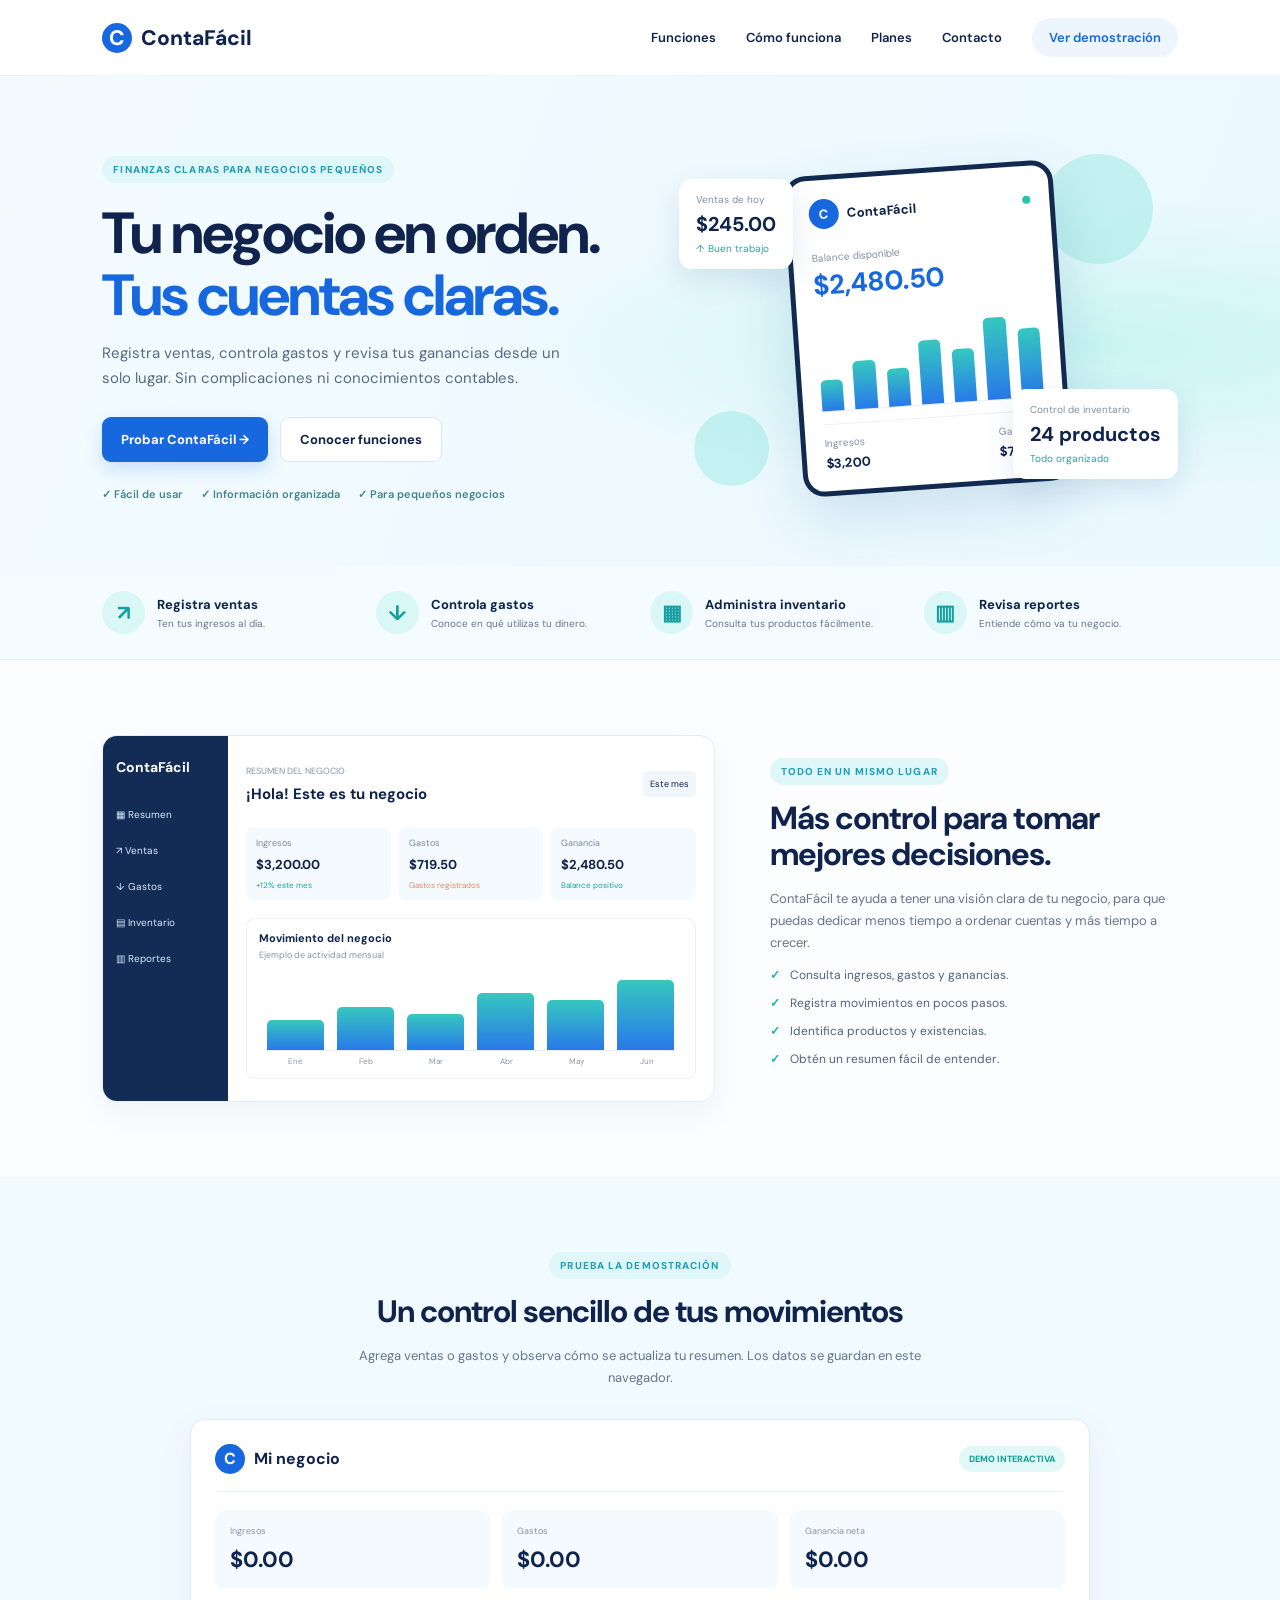
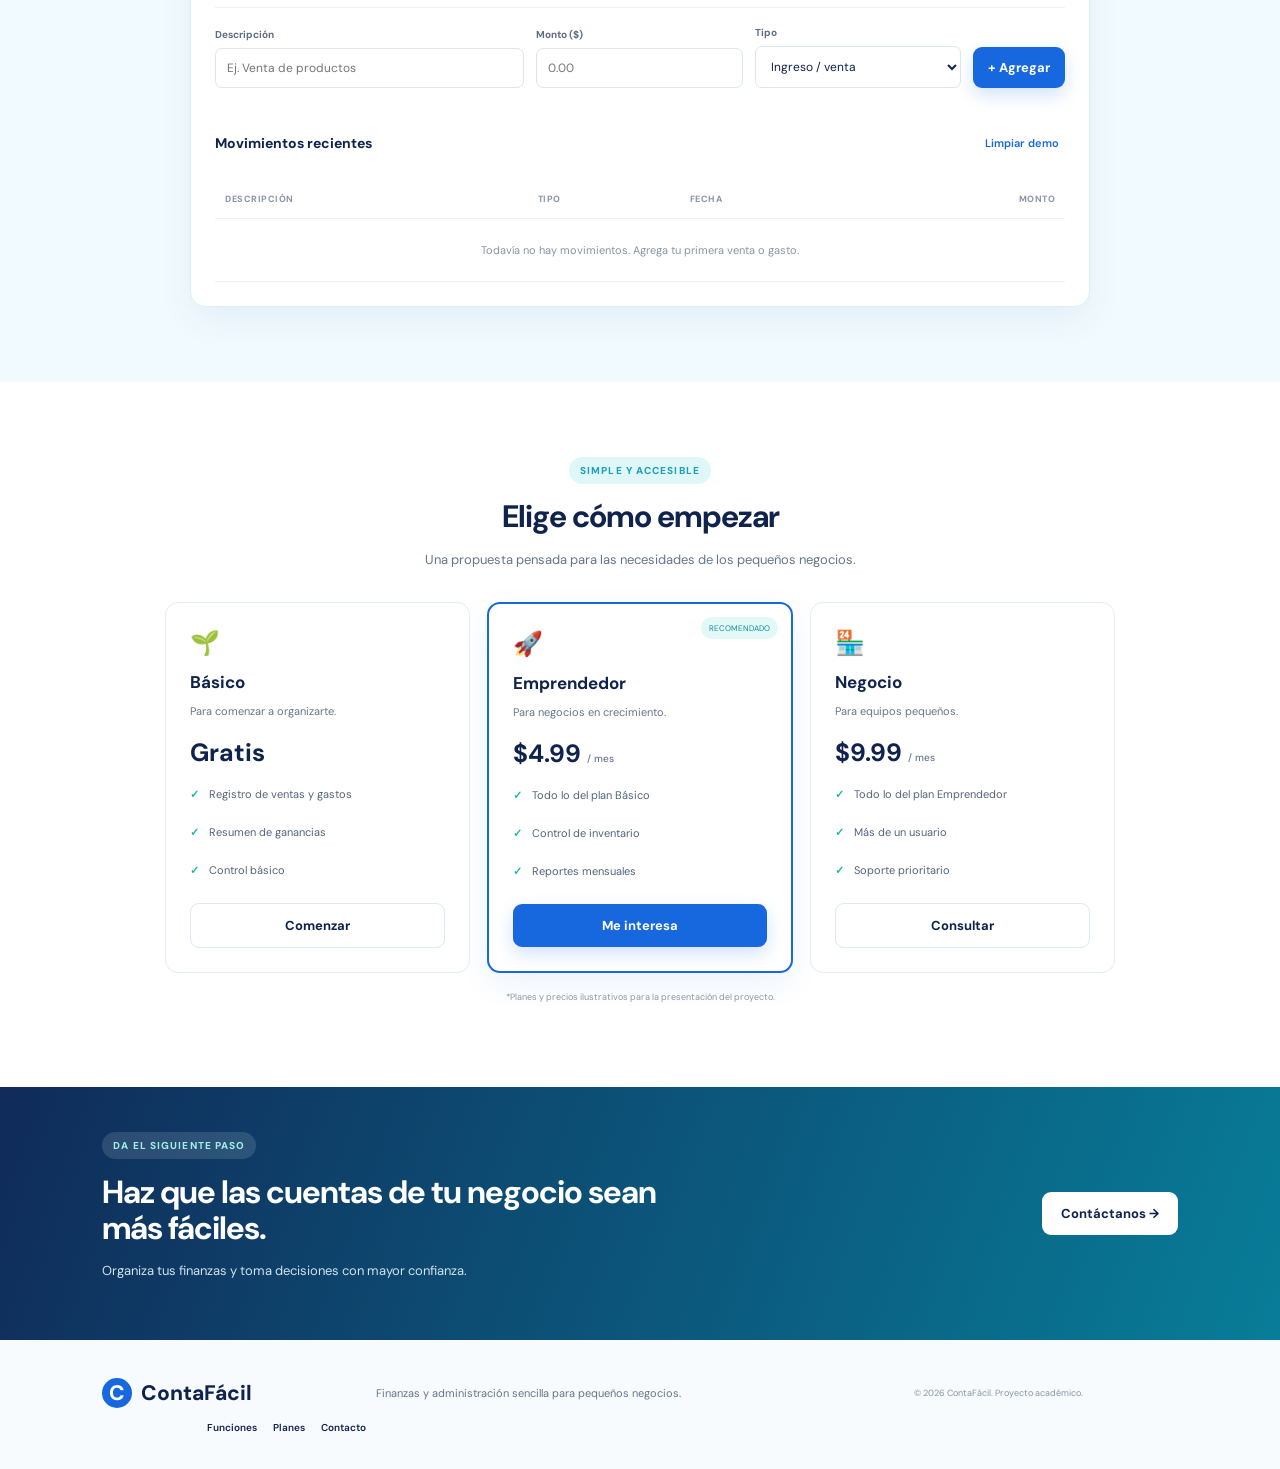
<file: ContaFacil/index.html>
<!DOCTYPE html>
<html lang="es">
<head>
  <meta charset="UTF-8">
  <meta name="viewport" content="width=device-width, initial-scale=1.0">
  <meta name="description" content="ContaFácil: controla las finanzas de tu pequeño negocio de forma sencilla.">
  <title>ContaFácil | Finanzas simples para tu negocio</title>
  <link rel="stylesheet" href="styles.css">
</head>
<body>
  <header class="site-header">
    <a class="brand" href="#inicio"><span class="brand-mark">C</span> ContaFácil</a>
    <button class="menu-toggle" id="menuToggle" aria-label="Abrir menú">☰</button>
    <nav id="mainNav">
      <a href="#funciones">Funciones</a>
      <a href="#como-funciona">Cómo funciona</a>
      <a href="#planes">Planes</a>
      <a href="#contacto">Contacto</a>
      <a class="nav-login" href="#panel">Ver demostración</a>
    </nav>
  </header>

  <main>
    <section class="hero" id="inicio">
      <div class="hero-copy">
        <span class="eyebrow">FINANZAS CLARAS PARA NEGOCIOS PEQUEÑOS</span>
        <h1>Tu negocio en orden.<br><span>Tus cuentas claras.</span></h1>
        <p>Registra ventas, controla gastos y revisa tus ganancias desde un solo lugar. Sin complicaciones ni conocimientos contables.</p>
        <div class="hero-actions">
          <a class="btn primary" href="#panel">Probar ContaFácil →</a>
          <a class="btn secondary" href="#funciones">Conocer funciones</a>
        </div>
        <div class="trust-points"><span>✓ Fácil de usar</span><span>✓ Información organizada</span><span>✓ Para pequeños negocios</span></div>
      </div>
      <div class="hero-art" aria-label="Vista previa de un panel financiero">
        <div class="float-card float-one"><span>Ventas de hoy</span><strong>$245.00</strong><small>↑ Buen trabajo</small></div>
        <div class="mini-dashboard">
          <div class="mini-top"><span class="brand-mark">C</span><b>ContaFácil</b><span class="online-dot"></span></div>
          <p class="muted">Balance disponible</p><h2>$2,480.50</h2>
          <div class="mini-chart"><i style="height:35%"></i><i style="height:54%"></i><i style="height:43%"></i><i style="height:72%"></i><i style="height:60%"></i><i style="height:92%"></i><i style="height:78%"></i></div>
          <div class="mini-stats"><div><small>Ingresos</small><b>$3,200</b></div><div><small>Gastos</small><b>$719.50</b></div></div>
        </div>
        <div class="float-card float-two"><span>Control de inventario</span><strong>24 productos</strong><small>Todo organizado</small></div>
        <div class="decor decor-a"></div><div class="decor decor-b"></div>
      </div>
    </section>

    <section class="feature-strip" id="funciones">
      <article><span class="feature-icon">↗</span><div><b>Registra ventas</b><small>Ten tus ingresos al día.</small></div></article>
      <article><span class="feature-icon">↓</span><div><b>Controla gastos</b><small>Conoce en qué utilizas tu dinero.</small></div></article>
      <article><span class="feature-icon">▦</span><div><b>Administra inventario</b><small>Consulta tus productos fácilmente.</small></div></article>
      <article><span class="feature-icon">▥</span><div><b>Revisa reportes</b><small>Entiende cómo va tu negocio.</small></div></article>
    </section>

    <section class="overview section" id="como-funciona">
      <div class="overview-panel">
        <aside class="side-menu"><b>ContaFácil</b><span>▦ Resumen</span><span>↗ Ventas</span><span>↓ Gastos</span><span>▤ Inventario</span><span>▥ Reportes</span></aside>
        <div class="overview-content">
          <div class="overview-heading"><div><small>RESUMEN DEL NEGOCIO</small><h3>¡Hola! Este es tu negocio</h3></div><span class="today">Este mes</span></div>
          <div class="summary-cards"><div><small>Ingresos</small><b>$3,200.00</b><em>+12% este mes</em></div><div><small>Gastos</small><b>$719.50</b><em class="negative">Gastos registrados</em></div><div><small>Ganancia</small><b>$2,480.50</b><em>Balance positivo</em></div></div>
          <div class="chart-box"><div><b>Movimiento del negocio</b><small>Ejemplo de actividad mensual</small></div><div class="bars"><i style="height:38%"></i><i style="height:55%"></i><i style="height:45%"></i><i style="height:72%"></i><i style="height:63%"></i><i style="height:88%"></i></div><div class="months"><span>Ene</span><span>Feb</span><span>Mar</span><span>Abr</span><span>May</span><span>Jun</span></div></div>
        </div>
      </div>
      <div class="overview-copy"><span class="eyebrow">TODO EN UN MISMO LUGAR</span><h2>Más control para tomar mejores decisiones.</h2><p>ContaFácil te ayuda a tener una visión clara de tu negocio, para que puedas dedicar menos tiempo a ordenar cuentas y más tiempo a crecer.</p>
        <ul><li>Consulta ingresos, gastos y ganancias.</li><li>Registra movimientos en pocos pasos.</li><li>Identifica productos y existencias.</li><li>Obtén un resumen fácil de entender.</li></ul>
      </div>
    </section>

    <section class="demo-section section" id="panel">
      <div class="section-heading"><span class="eyebrow">PRUEBA LA DEMOSTRACIÓN</span><h2>Un control sencillo de tus movimientos</h2><p>Agrega ventas o gastos y observa cómo se actualiza tu resumen. Los datos se guardan en este navegador.</p></div>
      <div class="app-panel">
        <div class="app-header"><div><span class="brand-mark">C</span><b>Mi negocio</b></div><span class="demo-label">DEMO INTERACTIVA</span></div>
        <div class="metric-grid">
          <div class="metric"><small>Ingresos</small><strong id="incomeTotal">$0.00</strong></div>
          <div class="metric"><small>Gastos</small><strong id="expenseTotal">$0.00</strong></div>
          <div class="metric"><small>Ganancia neta</small><strong id="profitTotal">$0.00</strong></div>
        </div>
        <form id="transactionForm" class="transaction-form">
          <div class="field"><label for="description">Descripción</label><input id="description" type="text" placeholder="Ej. Venta de productos" required maxlength="60"></div>
          <div class="field"><label for="amount">Monto ($)</label><input id="amount" type="number" placeholder="0.00" min="0.01" step="0.01" required></div>
          <div class="field"><label for="type">Tipo</label><select id="type"><option value="income">Ingreso / venta</option><option value="expense">Gasto</option></select></div>
          <button class="btn primary add-btn" type="submit">+ Agregar</button>
        </form>
        <div class="transactions-head"><h3>Movimientos recientes</h3><button id="clearData" class="text-button" type="button">Limpiar demo</button></div>
        <div class="table-wrap"><table><thead><tr><th>Descripción</th><th>Tipo</th><th>Fecha</th><th class="align-right">Monto</th></tr></thead><tbody id="transactionList"><tr class="empty-row"><td colspan="4">Todavía no hay movimientos. Agrega tu primera venta o gasto.</td></tr></tbody></table></div>
      </div>
    </section>

    <section class="plans section" id="planes">
      <div class="section-heading"><span class="eyebrow">SIMPLE Y ACCESIBLE</span><h2>Elige cómo empezar</h2><p>Una propuesta pensada para las necesidades de los pequeños negocios.</p></div>
      <div class="plan-grid">
        <article class="plan-card"><span class="plan-icon">🌱</span><h3>Básico</h3><p>Para comenzar a organizarte.</p><strong class="price">Gratis</strong><ul><li>Registro de ventas y gastos</li><li>Resumen de ganancias</li><li>Control básico</li></ul><a href="#panel" class="btn secondary full">Comenzar</a></article>
        <article class="plan-card featured-plan"><span class="popular">RECOMENDADO</span><span class="plan-icon">🚀</span><h3>Emprendedor</h3><p>Para negocios en crecimiento.</p><strong class="price">$4.99 <small>/ mes</small></strong><ul><li>Todo lo del plan Básico</li><li>Control de inventario</li><li>Reportes mensuales</li></ul><a href="#contacto" class="btn primary full">Me interesa</a></article>
        <article class="plan-card"><span class="plan-icon">🏪</span><h3>Negocio</h3><p>Para equipos pequeños.</p><strong class="price">$9.99 <small>/ mes</small></strong><ul><li>Todo lo del plan Emprendedor</li><li>Más de un usuario</li><li>Soporte prioritario</li></ul><a href="#contacto" class="btn secondary full">Consultar</a></article>
      </div>
      <p class="disclaimer">*Planes y precios ilustrativos para la presentación del proyecto.</p>
    </section>

    <section class="cta-section" id="contacto"><div><span class="eyebrow">DA EL SIGUIENTE PASO</span><h2>Haz que las cuentas de tu negocio sean más fáciles.</h2><p>Organiza tus finanzas y toma decisiones con mayor confianza.</p></div><a class="btn white-btn" href="mailto:hola@contafacil.com">Contáctanos →</a></section>
  </main>

  <footer><a class="brand" href="#inicio"><span class="brand-mark">C</span> ContaFácil</a><p>Finanzas y administración sencilla para pequeños negocios.</p><small>© 2026 ContaFácil. Proyecto académico.</small><div class="footer-links"><a href="#funciones">Funciones</a><a href="#planes">Planes</a><a href="#contacto">Contacto</a></div></footer>
  <script src="script.js"></script>
</body>
</html>
</file>
<file: ContaFacil/styles.css>
@import url('https://fonts.googleapis.com/css2?family=DM+Sans:wght@400;500;600;700;800&display=swap');
:root{--navy:#10234d;--blue:#1768df;--cyan:#dff8f8;--muted:#66758b;--bg:#f4fbff;--teal:#22b9ad}
*{box-sizing:border-box}html{scroll-behavior:smooth}body{margin:0;font-family:'DM Sans',Arial,sans-serif;color:var(--navy);background:#fff}a{color:inherit;text-decoration:none}.site-header{height:76px;padding:0 8%;display:flex;align-items:center;justify-content:space-between;background:#fff;position:sticky;top:0;z-index:10;border-bottom:1px solid #edf3f8}.brand{font-weight:800;font-size:21px;display:flex;align-items:center;gap:9px}.brand-mark{display:inline-grid;place-items:center;width:30px;height:30px;border-radius:50%;background:var(--blue);color:white;font-weight:800}.site-header nav{display:flex;align-items:center;gap:30px;font-size:13px;font-weight:600}.site-header nav a:hover,footer a:hover{color:var(--blue)}.nav-login{padding:11px 17px;background:#edf5ff;border-radius:22px;color:var(--blue)}.menu-toggle{display:none;border:0;background:none;font-size:25px;color:var(--navy)}
.hero{padding:70px 8% 55px;min-height:490px;display:grid;grid-template-columns:1.05fr .95fr;align-items:center;gap:25px;background:radial-gradient(ellipse at 85% 55%,#c9f5f2 0,transparent 38%),linear-gradient(110deg,#f3fbff,#eaf8ff)}.eyebrow{font-size:10px;letter-spacing:1.1px;font-weight:800;color:#219dba;background:#dff7f8;padding:7px 11px;border-radius:20px;display:inline-block}.hero h1{font-size:clamp(38px,5vw,58px);line-height:1.06;letter-spacing:-2px;margin:20px 0 15px}.hero h1 span{color:var(--blue)}.hero-copy>p{max-width:470px;color:#586b83;line-height:1.7;font-size:15px}.hero-actions{display:flex;gap:12px;margin:25px 0}.btn{display:inline-flex;justify-content:center;align-items:center;border:0;border-radius:9px;padding:13px 19px;font:700 13px 'DM Sans',sans-serif;cursor:pointer;transition:.2s}.btn:hover{transform:translateY(-2px);filter:brightness(.97)}.primary{background:var(--blue);color:white;box-shadow:0 7px 17px #1768df30}.secondary{background:#fff;color:var(--navy);border:1px solid #dce8f2}.trust-points{display:flex;flex-wrap:wrap;gap:18px;color:#47828b;font-size:11px;font-weight:600}.hero-art{min-height:350px;position:relative;display:grid;place-items:center}.mini-dashboard{position:relative;z-index:2;background:#fff;width:270px;padding:19px;border-radius:22px;box-shadow:0 22px 55px #145a8c25;transform:rotate(-4deg);border:5px solid #132a50}.mini-top{display:flex;align-items:center;gap:8px;font-size:13px}.online-dot{margin-left:auto;width:8px;height:8px;border-radius:50%;background:#25c6a5}.muted,.mini-dashboard p{font-size:10px;color:#8190a3;margin:22px 0 3px}.mini-dashboard h2{margin:0;color:var(--blue);font-size:27px}.mini-chart{height:90px;display:flex;align-items:end;gap:11px;margin:20px 0 12px;border-bottom:1px solid #e8eff6}.mini-chart i,.bars i{display:block;flex:1;background:linear-gradient(#36c8bf,#2879e9);border-radius:5px 5px 0 0}.mini-stats{display:flex;justify-content:space-between;border-top:1px solid #edf1f6;padding-top:12px}.mini-stats div{display:grid;gap:5px}.mini-stats small,.float-card span{font-size:10px;color:#8190a3}.mini-stats b{font-size:13px}.float-card{position:absolute;z-index:3;background:white;padding:14px 17px;border-radius:13px;box-shadow:0 10px 30px #164a7620;display:grid;gap:5px}.float-card strong{font-size:20px}.float-card small{color:#20a99e;font-size:10px}.float-one{top:25px;left:0}.float-two{bottom:25px;right:0}.decor{position:absolute;border-radius:50%;background:#9ce9e3;opacity:.5}.decor-a{width:110px;height:110px;right:5%;top:0}.decor-b{width:75px;height:75px;left:3%;bottom:5%}
.feature-strip{padding:25px 8%;display:grid;grid-template-columns:repeat(4,1fr);gap:20px;background:#f4fcff;border-bottom:1px solid #e9f4f8}.feature-strip article{display:flex;align-items:center;gap:12px}.feature-icon{width:43px;height:43px;display:grid;place-items:center;background:#d9f7f5;border-radius:50%;color:#159f9f;font-size:21px;font-weight:bold}.feature-strip article div{display:grid;gap:4px}.feature-strip b{font-size:13px}.feature-strip small{font-size:10px;color:var(--muted)}
.section{padding:75px 8%}.overview{display:grid;grid-template-columns:1.2fr .8fr;gap:55px;align-items:center;background:#fbfdff}.overview-panel{display:flex;background:white;border:1px solid #e4edf5;border-radius:15px;overflow:hidden;box-shadow:0 12px 35px #12365a0d;min-height:310px}.side-menu{background:#122c55;color:#dceaff;width:125px;flex-shrink:0;padding:22px 13px;display:flex;flex-direction:column;gap:23px;font-size:10px}.side-menu b{font-size:14px;color:white;margin-bottom:9px}.overview-content{padding:22px 18px;flex:1;min-width:0}.overview-heading{display:flex;justify-content:space-between;align-items:center}.overview-heading small,.metric small{font-size:9px;color:#8795a7}.overview-heading h3{font-size:15px;margin:5px 0}.today{font-size:9px;background:#f0f6fc;padding:7px;border-radius:5px}.summary-cards{display:grid;grid-template-columns:repeat(3,1fr);gap:8px;margin:18px 0}.summary-cards div{background:#f5faff;border-radius:8px;padding:10px;display:grid;gap:7px}.summary-cards small{font-size:9px;color:#7a8a9d}.summary-cards b{font-size:13px}.summary-cards em{font-style:normal;font-size:8px;color:#13a99d}.summary-cards .negative{color:#e28b62}.chart-box{border:1px solid #edf1f6;border-radius:9px;padding:12px}.chart-box>div:first-child{display:grid;gap:4px;font-size:11px}.chart-box small{font-size:9px;color:#8795a7}.bars{height:80px;display:flex;align-items:end;gap:13px;margin:10px 8px 0;border-bottom:1px solid #e6edf5}.months{display:flex;justify-content:space-around;font-size:8px;color:#8997a8;padding-top:5px}.overview-copy h2,.section-heading h2,.cta-section h2{font-size:32px;line-height:1.15;letter-spacing:-1px;margin:15px 0}.overview-copy p,.section-heading p,.cta-section p{color:var(--muted);font-size:13px;line-height:1.7}.overview-copy ul,.plan-card ul{list-style:none;padding:0;display:grid;gap:12px;font-size:12px;color:#52647b}.overview-copy li:before,.plan-card li:before{content:'✓';color:#1ab6a6;font-weight:800;margin-right:10px}
.demo-section{background:#f1faff}.section-heading{text-align:center;max-width:620px;margin:0 auto 30px}.section-heading h2{font-size:31px}.app-panel{max-width:900px;margin:auto;padding:24px;background:#fff;border:1px solid #e1edf6;border-radius:15px;box-shadow:0 12px 35px #164d7510}.app-header{display:flex;justify-content:space-between;align-items:center;padding-bottom:17px;border-bottom:1px solid #edf2f7}.app-header>div{display:flex;align-items:center;gap:9px}.demo-label{font-size:9px;font-weight:800;color:#139e9a;background:#e2f8f6;padding:7px 10px;border-radius:20px}.metric-grid{display:grid;grid-template-columns:repeat(3,1fr);gap:12px;margin:18px 0}.metric{background:#f5faff;padding:15px;border-radius:9px;display:grid;gap:8px}.metric strong{font-size:22px}.transaction-form{display:grid;grid-template-columns:1.5fr 1fr 1fr auto;gap:12px;align-items:end;padding:18px 0;border-top:1px solid #edf2f7}.field{display:grid;gap:7px}.field label{font-size:10px;font-weight:700;color:#5e6d81}.field input,.field select{width:100%;min-width:0;padding:11px;border:1px solid #dce6ef;border-radius:7px;font:12px 'DM Sans',sans-serif;color:var(--navy);background:white}.add-btn{padding:12px 15px}.transactions-head{display:flex;justify-content:space-between;align-items:center;margin:14px 0}.transactions-head h3{font-size:14px}.text-button{border:0;background:none;color:var(--blue);font:600 11px 'DM Sans',sans-serif;cursor:pointer}.table-wrap{overflow-x:auto}table{width:100%;border-collapse:collapse;text-align:left;font-size:11px}th{color:#8795a7;font-size:9px;text-transform:uppercase;letter-spacing:.5px}th,td{padding:13px 10px;border-bottom:1px solid #edf2f7}.align-right{text-align:right}.positive{color:#0ca58e;font-weight:700}.negative-amount{color:#e17c63;font-weight:700}.empty-row td{text-align:center;color:#8795a7;padding:24px}
.plans{background:white}.plan-grid{display:grid;grid-template-columns:repeat(3,1fr);gap:17px;max-width:950px;margin:auto}.plan-card{position:relative;border:1px solid #e3edf5;border-radius:13px;padding:24px;background:white}.featured-plan{border:2px solid var(--blue);box-shadow:0 10px 30px #1768df15}.plan-icon{font-size:24px}.plan-card h3{margin:13px 0 4px;font-size:17px}.plan-card p{font-size:11px;color:var(--muted)}.price{display:block;font-size:25px;margin:18px 0}.price small{font-size:10px;color:var(--muted);font-weight:500}.plan-card ul{min-height:105px;font-size:11px;gap:10px}.full{width:100%}.popular{position:absolute;right:13px;top:13px;font-size:8px;color:#148d9c;background:#e3f9f8;padding:6px 8px;border-radius:20px}.disclaimer{text-align:center;color:#8a98a8;font-size:9px;margin-top:18px}
.cta-section{padding:45px 8%;background:linear-gradient(110deg,#102b59,#087d99);color:white;display:flex;align-items:center;justify-content:space-between;gap:25px}.cta-section .eyebrow{background:#ffffff20;color:#9ff0e7}.cta-section h2{max-width:570px;margin-bottom:8px}.cta-section p{color:#d0e4ee}.white-btn{background:white;color:var(--navy);white-space:nowrap}
footer{padding:35px 8%;display:grid;grid-template-columns:1fr 2fr 1fr;align-items:center;gap:10px;background:#f7fbfe}footer p{font-size:11px;color:var(--muted)}footer small{font-size:9px;color:#8795a7}.footer-links{display:flex;justify-content:flex-end;gap:16px;font-size:10px;font-weight:600}
@media(max-width:850px){.site-header{padding:0 5%}.site-header nav{gap:15px}.hero,.section{padding-left:5%;padding-right:5%}.feature-strip{padding-left:5%;padding-right:5%;grid-template-columns:repeat(2,1fr)}.overview{gap:25px}.overview-panel{min-height:280px}.side-menu{width:105px}.summary-cards{gap:5px}.summary-cards b{font-size:11px}}
@media(max-width:650px){.site-header{height:65px}.menu-toggle{display:block}.site-header nav{display:none;position:absolute;top:65px;left:0;right:0;padding:18px 6%;background:white;box-shadow:0 12px 20px #10234d15;flex-direction:column;align-items:flex-start}.site-header nav.open{display:flex}.hero{grid-template-columns:1fr;padding-top:50px}.hero-art{min-height:300px}.float-one{left:2%}.float-two{right:1%}.feature-strip{gap:18px}.feature-strip b{font-size:11px}.feature-strip small{font-size:9px}.overview{grid-template-columns:1fr}.overview-copy h2,.section-heading h2,.cta-section h2{font-size:27px}.overview-panel{min-height:270px}.section{padding-top:55px;padding-bottom:55px}.transaction-form{grid-template-columns:1fr 1fr}.transaction-form .field:first-child{grid-column:span 2}.add-btn{grid-column:span 2}.metric strong{font-size:17px}.plan-grid{grid-template-columns:1fr}.plan-card ul{min-height:0}.cta-section{align-items:flex-start;flex-direction:column}.cta-section .btn{width:100%}footer{grid-template-columns:1fr;gap:12px}.footer-links{justify-content:flex-start}.hero h1{font-size:42px}}
@media(max-width:390px){.hero h1{font-size:36px}.feature-strip{grid-template-columns:1fr}.overview-panel{overflow-x:auto}.overview-content{min-width:235px}.side-menu{width:90px}.summary-cards b{font-size:10px}.hero-actions{flex-direction:column;align-items:stretch}.trust-points{gap:8px}}
</file>
